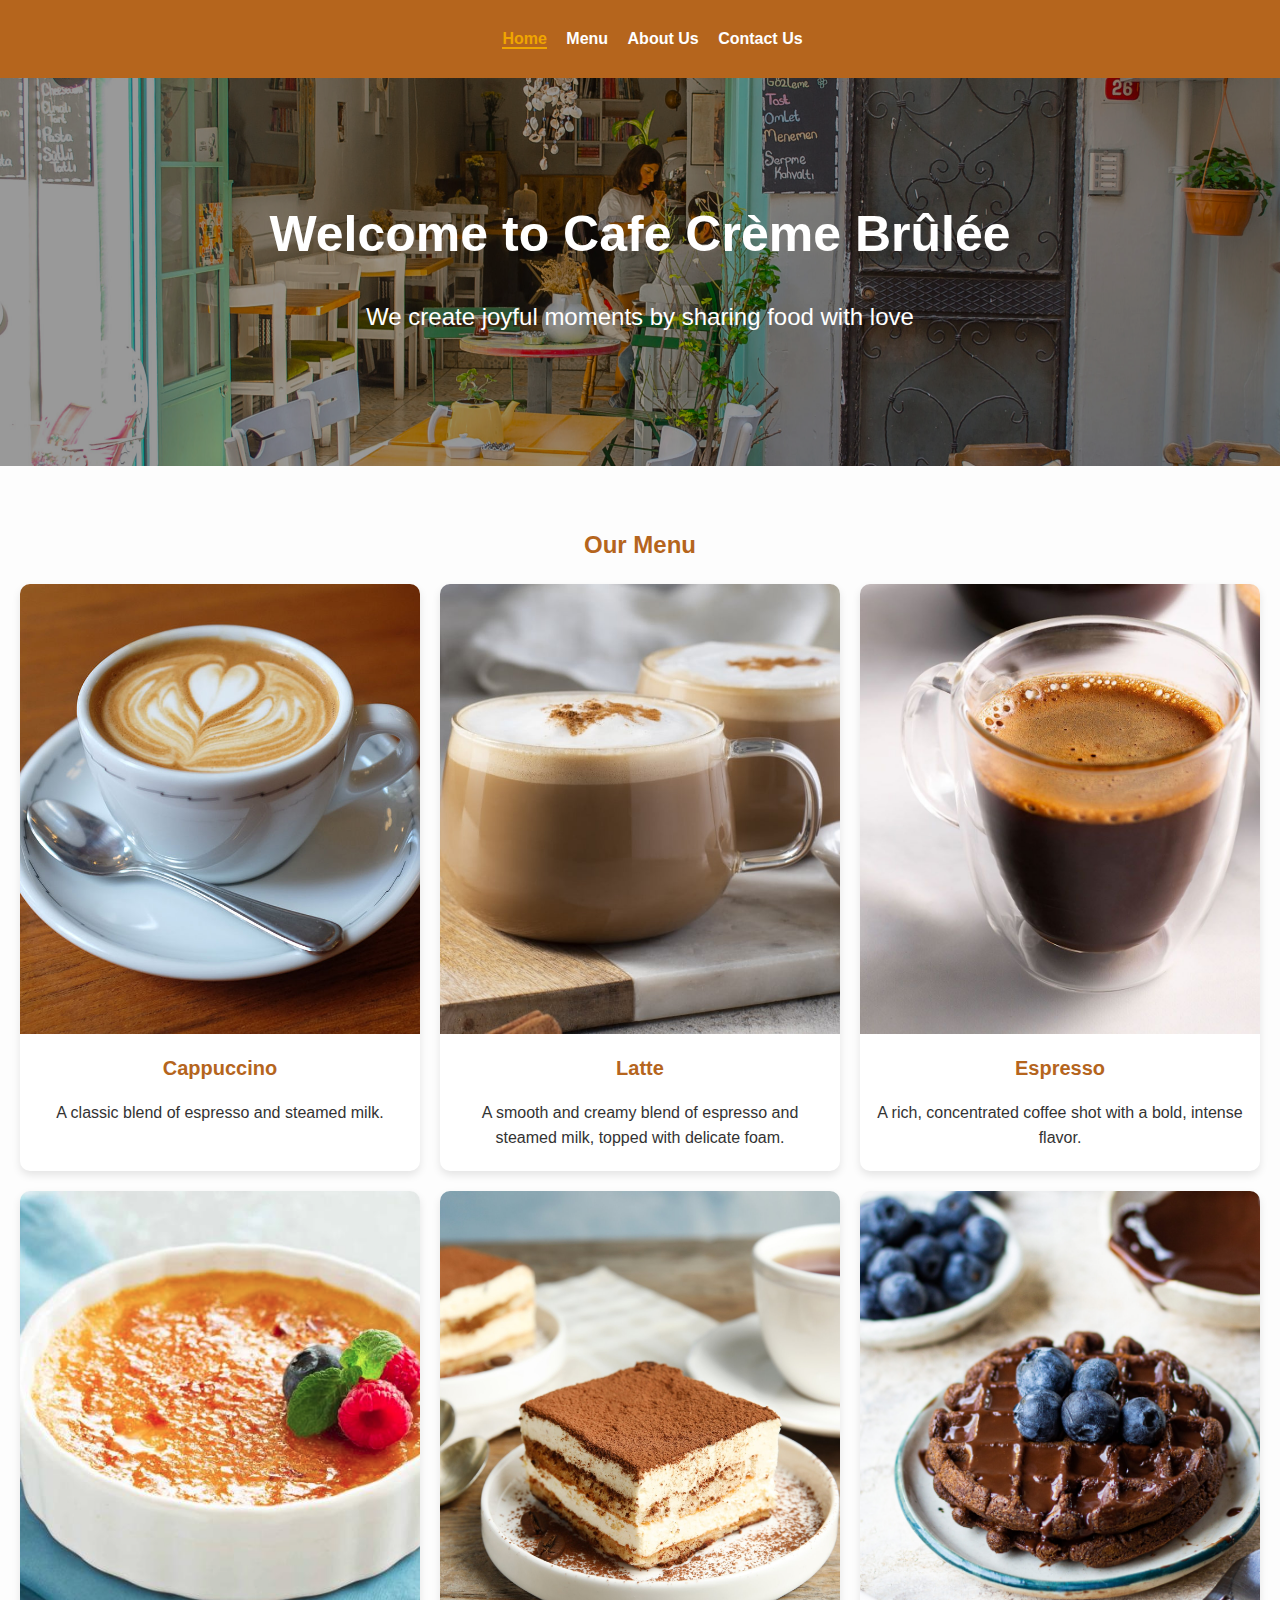
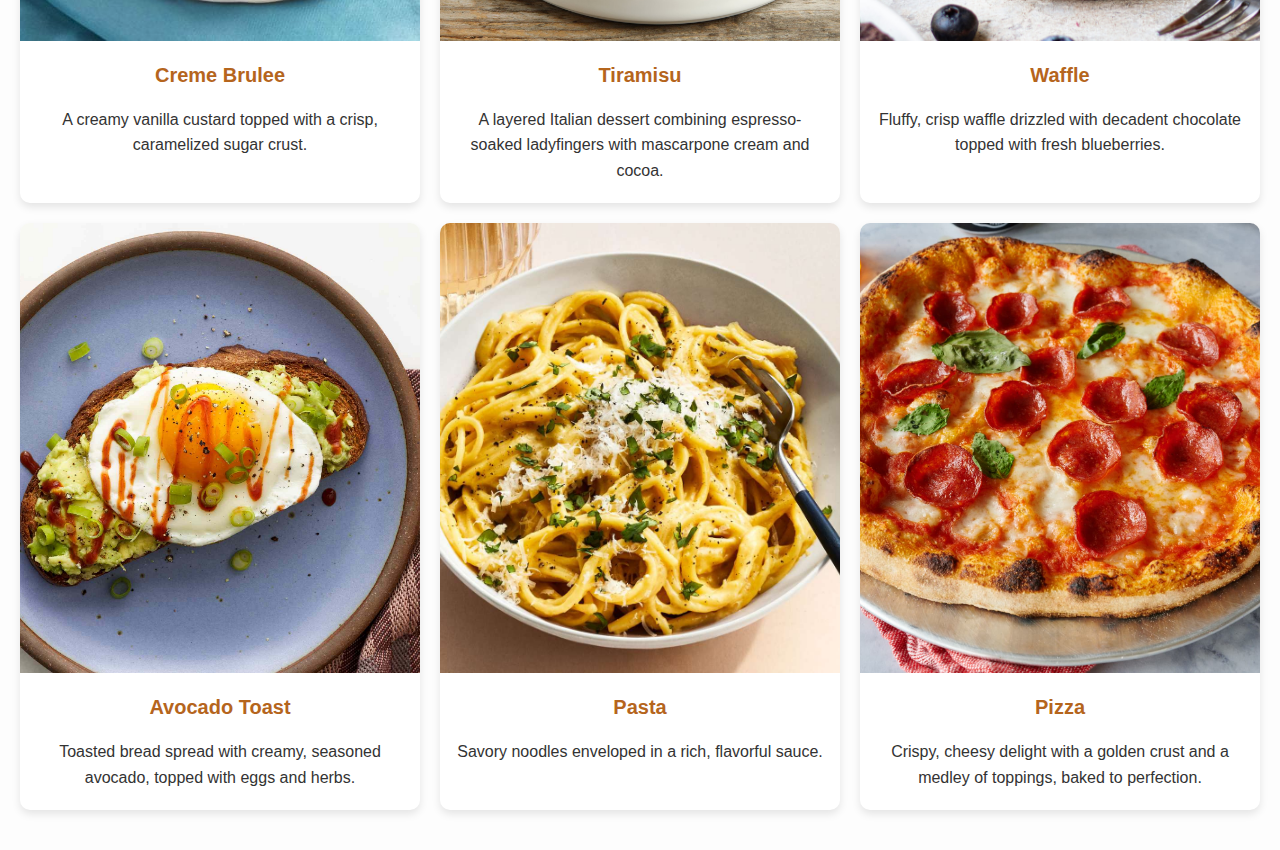
<file: index.html>
<!DOCTYPE html>
<html lang="en">

<head>
    <meta charset="UTF-8">
    <meta name="viewport" content="width=device-width, initial-scale=1.0">
    <title>Cafe Crème Brûlée</title>
    <link rel="stylesheet" href="style.css">
</head>

<body>
    <header>
        <nav>
            <ul>
                <li><a href="index.html" class="active">Home</a></li>
                <li><a href="#menu">Menu</a></li>
                <li><a href="about.html">About Us</a></li>
                <li><a href="contact.html">Contact Us</a></li>
            </ul>
        </nav>
    </header>

    <section class="hero">
        <h1>Welcome to Cafe Crème Brûlée</h1>
        <p>We create joyful moments by sharing food with love</p>
    </section>

    <section id="menu" class="menu">
        <h2 style="color: #b5651d;">Our Menu</h2>
        <div class="grid">
            <div class="card" onclick="openModal('cappuccino.jpg', 'Cappuccino', 'A classic blend of espresso and steamed milk.')">
                <img src="cappuccino.jpg" alt="cappuccino">
                <h3>Cappuccino</h3>
                <p>A classic blend of espresso and steamed milk.</p>
            </div>
            <div class="card" onclick="openModal('latte.jpg', 'Latte', 'A smooth and creamy blend of espresso and steamed milk, topped with delicate foam.')">
                <img src="latte.jpg" alt="latte">
                <h3>Latte</h3>
                <p>A smooth and creamy blend of espresso and steamed milk, topped with delicate foam.</p>
            </div>
            <div class="card" onclick="openModal('espresso.jpg', 'Espresso', 'A rich, concentrated coffee shot with a bold, intense flavor.')">
                <img src="espresso.jpg" alt="espresso">
                <h3>Espresso</h3>
                <p>A rich, concentrated coffee shot with a bold, intense flavor.</p>
            </div>
            <div class="card" onclick="openModal('cremeBrulee.png', 'Creme Brulee', 'A creamy vanilla custard topped with a crisp, caramelized sugar crust.')">
                <img src="cremeBrulee.png" alt="Creme Brulee">
                <h3>Creme Brulee</h3>
                <p>A creamy vanilla custard topped with a crisp, caramelized sugar crust.</p>
            </div>
            <div class="card" onclick="openModal('tiramisu.jpeg', 'Tiramisu', 'A layered Italian dessert combining espresso-soaked ladyfingers with mascarpone cream and cocoa.')">
                <img src="tiramisu.jpeg" alt="tiramisu">
                <h3>Tiramisu</h3>
                <p>A layered Italian dessert combining espresso-soaked ladyfingers with mascarpone cream and cocoa.</p>
            </div>
            <div class="card" onclick="openModal('waffle.jpg', 'Waffle', 'Fluffy, crisp waffle drizzled with decadent chocolate topped with fresh blueberries.')">
                <img src="waffle.jpg" alt="waffle">
                <h3>Waffle</h3>
                <p>Fluffy, crisp waffle drizzled with decadent chocolate topped with fresh blueberries.</p>
            </div>
            <div class="card" onclick="openModal('toast.jpg', 'Avocado Toast', 'Toasted bread spread with creamy, seasoned avocado, topped with eggs and herbs.')">
                <img src="toast.jpg" alt="toast">
                <h3>Avocado Toast</h3>
                <p>Toasted bread spread with creamy, seasoned avocado, topped with eggs and herbs.</p>
            </div>
            <div class="card" onclick="openModal('pasta.jpg', 'Pasta', 'Savory noodles enveloped in a rich, flavorful sauce.')">
                <img src="pasta.jpg" alt="Pasta">
                <h3>Pasta</h3>
                <p>Savory noodles enveloped in a rich, flavorful sauce.</p>
            </div>
            <div class="card" onclick="openModal('pizza.jpg', 'Pizza', 'Crispy, cheesy delight with a golden crust and a medley of toppings, baked to perfection.')">
                <img src="pizza.jpg" alt="Pizza">
                <h3>Pizza</h3>
                <p>Crispy, cheesy delight with a golden crust and a medley of toppings, baked to perfection.</p>
            </div>
        </div>
    </section>

    <!-- Modal Structure -->
    <div id="menuModal" class="modal">
        <span class="close" onclick="closeModal()">&times;</span>
        <img class="modal-content" id="modalImage">
        <div id="modalCaption" class="caption"></div>
    </div>

    <script src="script.js"></script>
</body>

</html>
</file>
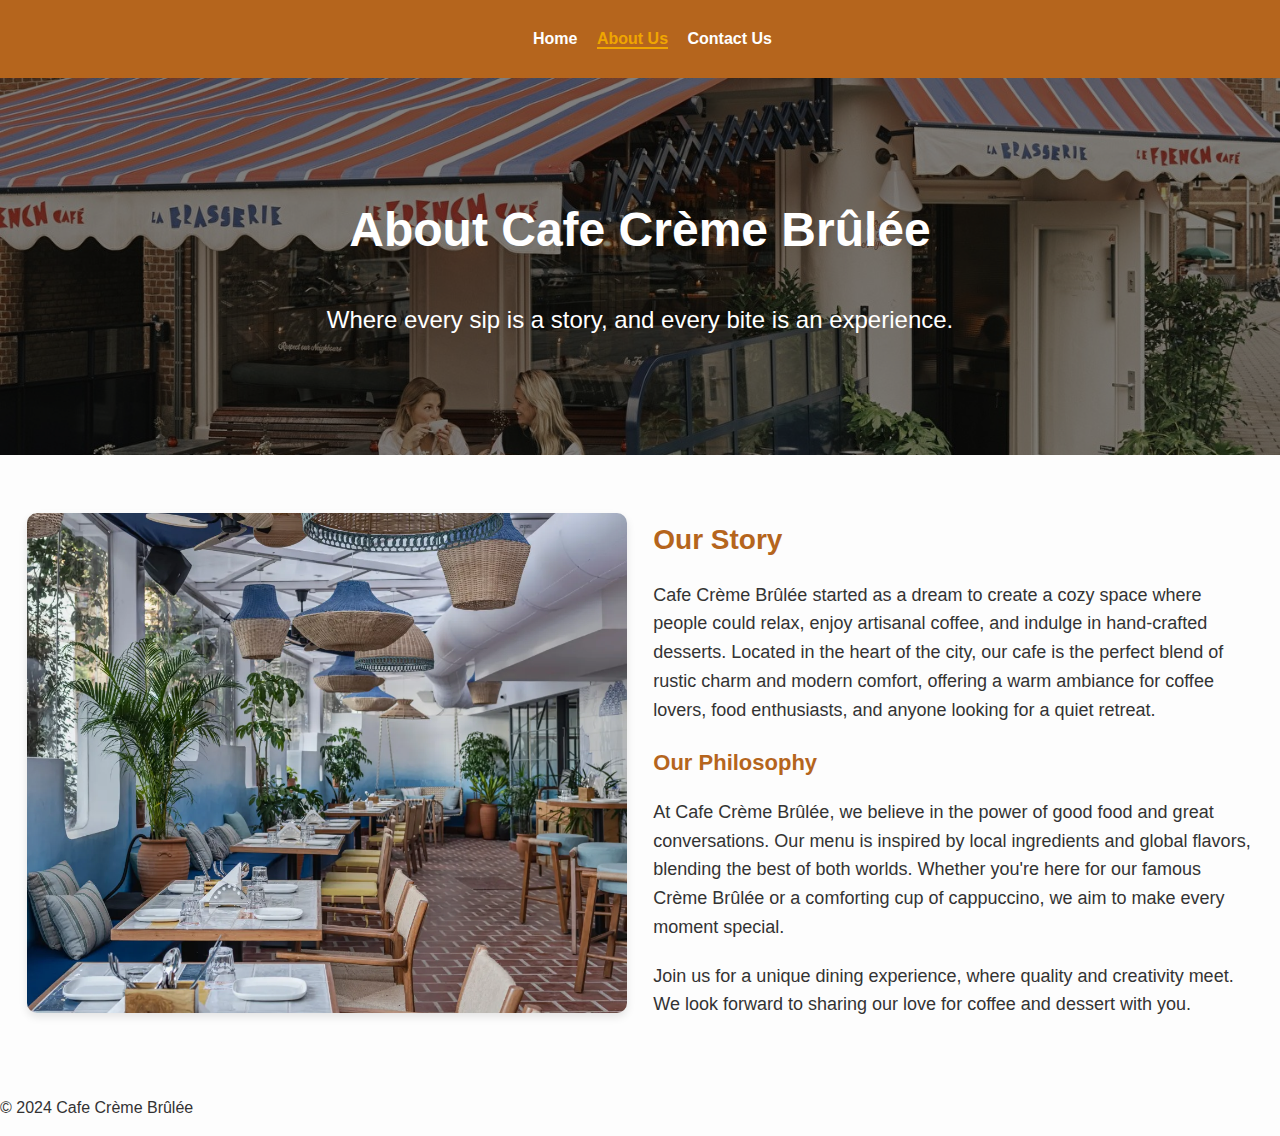
<file: about.html>
<!DOCTYPE html>
<html lang="en">
<head>
    <meta charset="UTF-8">
    <meta name="viewport" content="width=device-width, initial-scale=1.0">
    <title>About Us - Cafe Crème Brûlée</title>
    <link rel="stylesheet" href="style.css">
</head>
<body>
    <header>
        <nav>
            <ul>
                <li><a href="index.html">Home</a></li>
                <li><a href="about.html" class="active">About Us</a></li>
                <li><a href="contact.html">Contact Us</a></li>
            </ul>
        </nav>
    </header>

    <section class="about-hero">
        <h1>About Cafe Crème Brûlée</h1>
        <p>Where every sip is a story, and every bite is an experience.</p>
    </section>

    <section class="about-section">
        <div class="about-content">
            <div class="about-image">
                <img src="cafe_interior.webp" alt="Cafe Interior">
            </div>
            <div class="about-text">
                <h2>Our Story</h2>
                <p>
                    Cafe Crème Brûlée started as a dream to create a cozy space where people could relax, enjoy artisanal coffee, and indulge in hand-crafted desserts. Located in the heart of the city, our cafe is the perfect blend of rustic charm and modern comfort, offering a warm ambiance for coffee lovers, food enthusiasts, and anyone looking for a quiet retreat.
                </p>
                <h3>Our Philosophy</h3>
                <p>
                    At Cafe Crème Brûlée, we believe in the power of good food and great conversations. Our menu is inspired by local ingredients and global flavors, blending the best of both worlds. Whether you're here for our famous Crème Brûlée or a comforting cup of cappuccino, we aim to make every moment special.
                </p>
                <p>
                    Join us for a unique dining experience, where quality and creativity meet. We look forward to sharing our love for coffee and dessert with you.
                </p>
            </div>
        </div>
    </section>

    <footer>
        <p>&copy; 2024 Cafe Crème Brûlée</p>
    </footer>
</body>
</html>
</file>
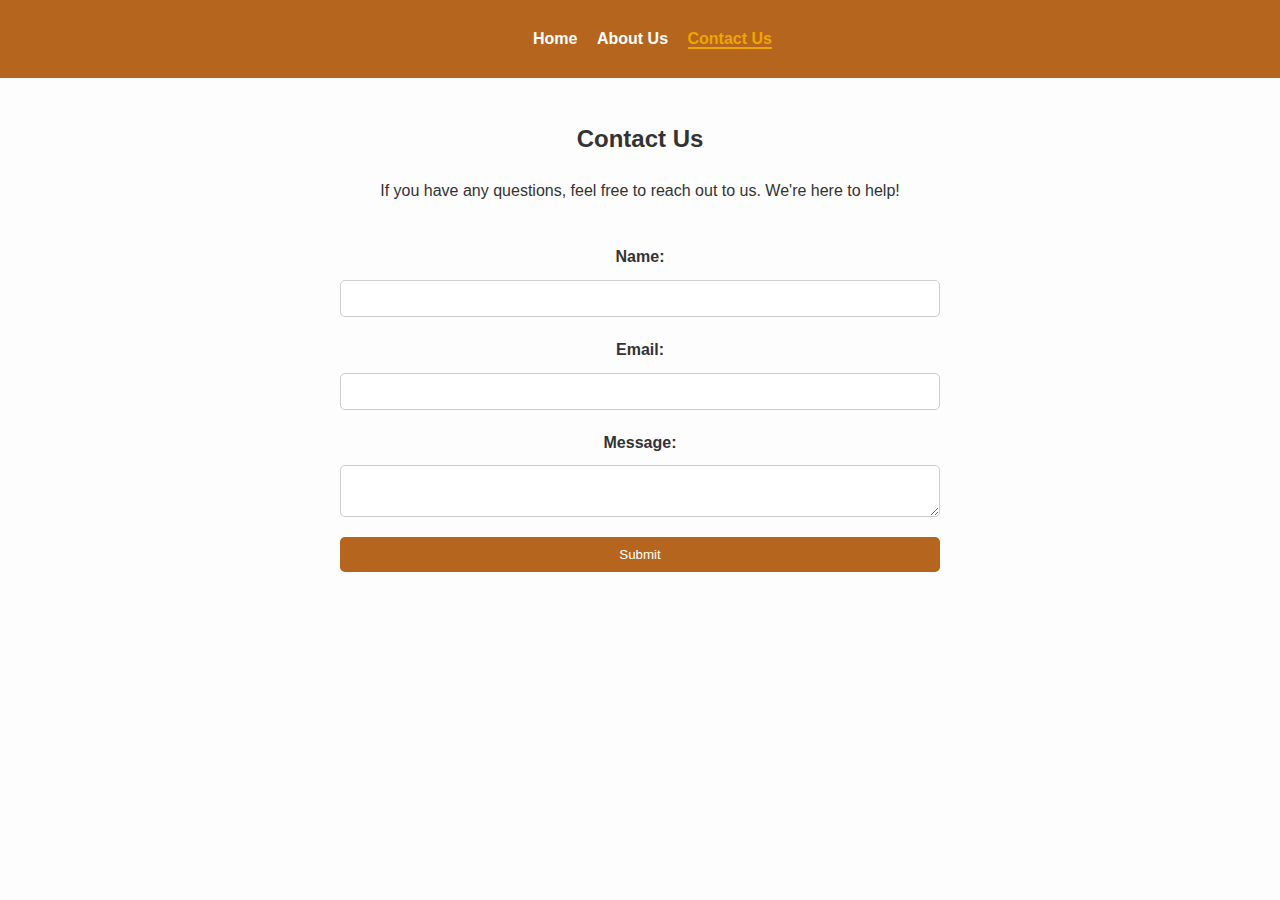
<file: contact.html>
<!DOCTYPE html>
<html lang="en">
<head>
    <meta charset="UTF-8">
    <meta name="viewport" content="width=device-width, initial-scale=1.0">
    <title>Contact Us - Cafe Crème Brûlée</title>
    <link rel="stylesheet" href="style.css">
</head>
<body>
    <header>
        <nav>
            <ul>
                <li><a href="index.html">Home</a></li>
                <li><a href="about.html">About Us</a></li>
                <li><a href="contact.html" class="active">Contact Us</a></li>
            </ul>
        </nav>
    </header>

    <section class="contact">
        <h2>Contact Us</h2>
        <p>If you have any questions, feel free to reach out to us. We're here to help!</p>
        <br>
        <form id="contactForm">
            <label for="name">Name:</label>
            <input type="text" id="name" name="name" required>

            <label for="email">Email:</label>
            <input type="email" id="email" name="email" required>

            <label for="message">Message:</label>
            <textarea id="message" name="message" required></textarea>

            <button type="submit">Submit</button>
        </form>
    </section>

    <script src="script.js"></script>
</body>
</html>
</file>
<file: style.css>
body {
    margin: 0;
    font-family: 'Roboto', sans-serif;
    background-color: #fdfdfd;
    color: #333;
    line-height: 1.6;
    padding-top: 60px;
}

h1 {
    color: white;
}

p {
    margin-bottom: 15px;
}

/* Header */
header {
    background-color: #b5651d;
    padding: 10px 20px;
    text-align: center;
    position: fixed;  /* Fixes the header at the top */
    top: 0;  /* Position it at the top */
    width: 100%;  /* Make the header span the entire width */
    z-index: 1000;  /* Ensure it stays on top of other elements */
}

nav ul {
    list-style: none;
    padding: 0;
}

nav ul li {
    display: inline;
    margin-right: 15px;
}

nav ul li a {
    color: white;
    text-decoration: none;
    font-weight: bold;
}

nav ul li a:hover {
    text-decoration: underline;
}
nav ul li a.active {
    color: #f0a500;  /* Highlight color */
    border-bottom: 2px solid #f0a500;  /* Add an underline */
    font-weight: bold;  /* Make the active page bold */
}


/* Hero Section */
.hero {
    position: relative;
    background-image: url('cafe.jpg');
    background-size: cover;
    background-position: center;
    color: white;
    padding: 100px 20px;
    text-align: center;
    overflow: hidden; 
}

.hero::before {
    content: "";
    position: absolute;
    top: 0;
    left: 0;
    width: 100%;
    height: 100%;
    background-color: rgba(0, 0, 0, 0.4); 
    z-index: 1; 
}

.hero h1 {
    font-size: 50px;
    margin-bottom: 20px;
    position: relative;
    z-index: 2;
}

.hero p {
    font-size: 24px;
    margin-bottom: 30px;
    position: relative;
    z-index: 2;
}


.button {
    background-color: #b5651d;
    color: white;
    padding: 10px 20px;
    text-decoration: none;
    border-radius: 5px;
    font-weight: bold;
}

.button:hover {
    background-color: #944a1c;
}

/* Menu Section */
.menu {
    padding: 40px 20px;
    text-align: center;
}

.grid {
    display: grid;
    grid-template-columns: repeat(3, 1fr);
    gap: 20px;
    margin-top: 20px;
}

.card {
    background-color: white;
    border-radius: 10px;
    box-shadow: 0 4px 8px rgba(0, 0, 0, 0.1);
    transition: transform 0.3s ease, box-shadow 0.3s ease;
    overflow: hidden;
    text-align: center;
}

.card:hover {
    transform: scale(1.05); /* Grow the card slightly */
    box-shadow: 0 4px 15px rgba(0, 0, 0, 0.3); /* Add shadow */
}

.card img {
    width: 100%;
    height: 450px;
    object-fit: cover;
}


.card h3 {
    margin: 10px 0;
    font-size: 20px;
    color: #b5651d;
}

.card p {
    padding: 0 15px;
    margin-bottom: 20px;
}
/* About and Contact Section */
.about, .contact {
    padding: 40px 20px;
    text-align: center;
}

/* Form */
form {
    display: flex;
    flex-direction: column;
    max-width: 600px;
    margin: 0 auto;
}

form label {
    margin-bottom: 10px;
    font-weight: bold;
}

form input, form textarea {
    padding: 10px;
    margin-bottom: 20px;
    border: 1px solid #ccc;
    border-radius: 5px;
}

form button {
    background-color: #b5651d;
    color: white;
    padding: 10px;
    border: none;
    border-radius: 5px;
    cursor: pointer;
}

form button:hover {
    background-color: #944a1c;
}
/* About Hero Section */
.about-hero {
    background-image: url('cafe_exterior.jpg');
    background-size: cover;
    background-position: center;
    color: white;
    text-align: center;
    padding: 100px 20px;
    position: relative;
}

.about-hero::before {
    content: "";
    position: absolute;
    top: 0;
    left: 0;
    width: 100%;
    height: 100%;
    background-color: rgba(0, 0, 0, 0.5);
    z-index: 1;
}

.about-hero h1 {
    position: relative;
    z-index: 2;
    font-size: 48px;
}

.about-hero p {
    position: relative;
    z-index: 2;
    font-size: 24px;
}

/* About Section */
.about-section {
    padding: 40px 20px;
    text-align: left;
}

.about-content {
    display: flex;
    flex-wrap: wrap;
    justify-content: space-evenly;
    align-items: center;
}

.about-image img {
    width: 600px;  /* Set fixed width */
    height: 500px; /* Set fixed height */
    object-fit: cover;
    border-radius: 10px;
    box-shadow: 0 4px 8px rgba(0, 0, 0, 0.1);
}

.about-text {
    max-width: 600px;
    margin-left: 20px;
}

.about-text h2 {
    color: #b5651d;
    font-size: 28px;
    margin-bottom: 10px;
}

.about-text h3 {
    color: #b5651d;
    font-size: 22px;
    margin-top: 20px;
    margin-bottom: 10px;
}

.about-text p {
    font-size: 18px;
    line-height: 1.6;
    margin-bottom: 20px;
}

/* Modal Styles */
.modal {
    display: none;
    position: fixed;
    z-index: 1000;
    padding-top: 60px;
    left: 0;
    top: 0;
    width: 100%;
    height: 100%;
    background-color: rgba(0, 0, 0, 0.8);
}

.modal-content {
    margin: auto;
    display: block;
    width: 80%;
    max-width: 700px;
    border-radius: 10px;
}

.modal-content img {
    width: 100%;
    height: 450px;
    object-fit: cover;
}

.caption {
    color: #fff;
    font-size: 20px;
    text-align: center;
    padding: 10px;
}

.close {
    position: absolute;
    top: 20px;
    right: 35px;
    color: #fff;
    font-size: 40px;
    font-weight: bold;
    cursor: pointer;
}

.close:hover,
.close:focus {
    color: #bbb;
    text-decoration: none;
    cursor: pointer;
}
</file>
